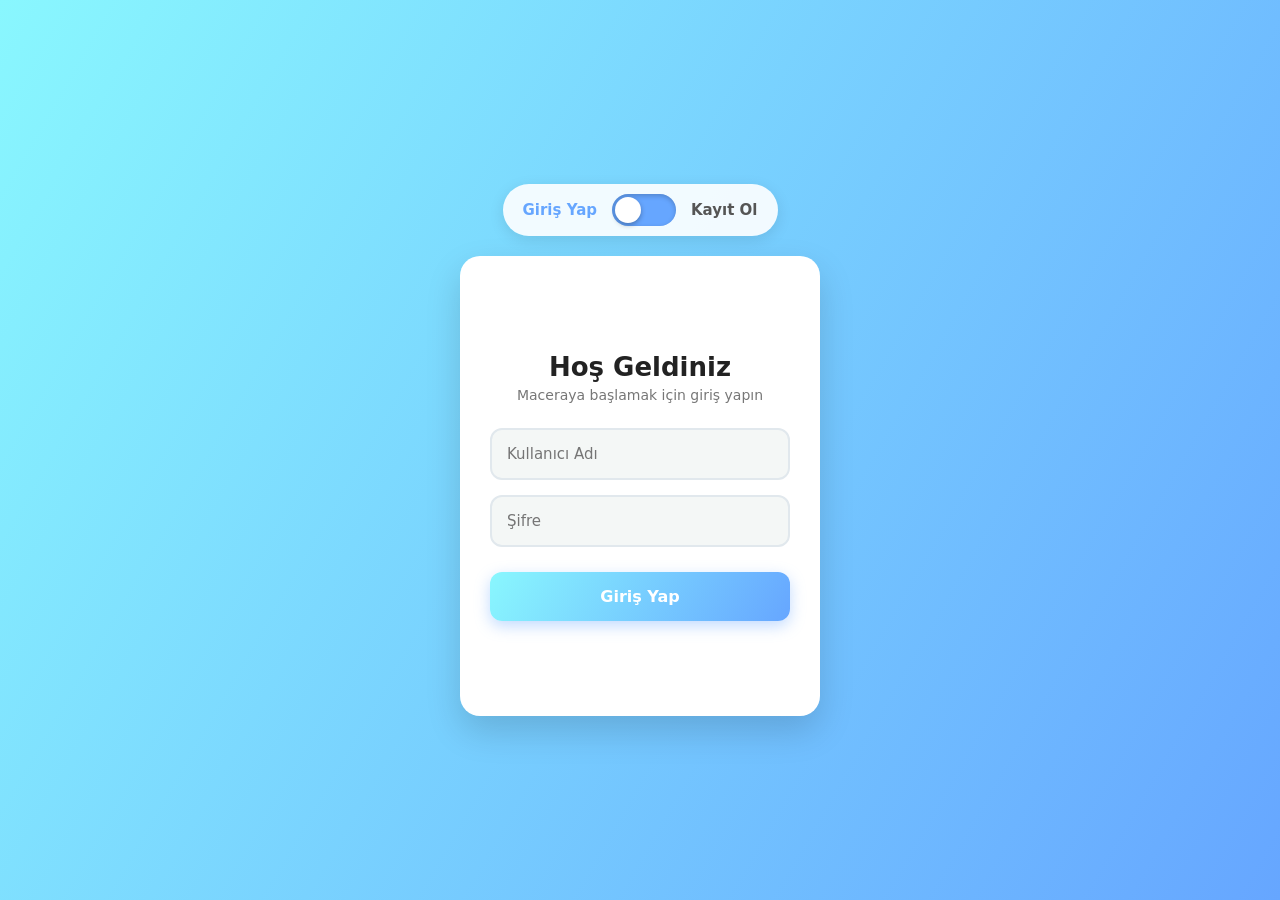
<file: index.html>
<!DOCTYPE html>
<html lang="tr">
<head>
    <meta charset="UTF-8">
    <meta name="viewport" content="width=device-width, initial-scale=1.0">
    <title>Bayrak Tahmin - Giriş</title>
    <link rel="stylesheet" href="style.css">
</head>
<body>
    <div id="toast-message" class="toast"></div>

    <div class="wrapper">
        <input type="checkbox" id="flip-toggle" class="toggle-checkbox">
        <div class="toggle-controls">
            <span class="toggle-text">Giriş Yap</span>
            <label for="flip-toggle" class="toggle-switch"></label>
            <span class="toggle-text">Kayıt Ol</span>
        </div>
        <div class="flip-card">
            <div class="flip-card__inner">
                <div class="flip-card__front card-face">
                    <h2>Hoş Geldiniz</h2>
                    <p class="subtitle">Maceraya başlamak için giriş yapın</p>
                    <form id="login-form">
                        <input type="text" id="login-username" class="theme-input" placeholder="Kullanıcı Adı" autocomplete="off" required>
                        <input type="password" id="login-password" class="theme-input" placeholder="Şifre" required>
                        <button type="button" id="login-btn" class="theme-btn">Giriş Yap</button>
                    </form>
                </div>
                <div class="flip-card__back card-face">
                    <h2>Kayıt Ol</h2>
                    <p class="subtitle">Aramıza katılın</p>
                    <form id="register-form">
                        <input type="text" id="reg-username" class="theme-input" placeholder="Kullanıcı Adı" autocomplete="off" required>
                        <input type="email" id="reg-email" class="theme-input" placeholder="E-Posta" autocomplete="email" required>
                        <input type="password" id="reg-password" class="theme-input" placeholder="Şifre" required>
                        <button type="button" id="reg-btn" class="theme-btn">Kayıt Ol</button>
                    </form>
                </div>
            </div>
        </div>
    </div>
    <script src="script.js"></script>
</body>
</html>
</file>
<file: style.css>
* {
    margin: 0;
    padding: 0;
    box-sizing: border-box;
    font-family: system-ui, -apple-system, BlinkMacSystemFont, "Segoe UI", Roboto, "Helvetica Neue", sans-serif;
}

body {
    min-height: 100vh;
    display: flex;
    justify-content: center;
    align-items: center;
    background: linear-gradient(120deg, #89f7fe 0%, #66a6ff 100%);
    color: #333;
    overflow-y: auto;
}

.wrapper {
    display: flex;
    flex-direction: column;
    align-items: center;
    gap: 20px;
    width: 100%;
    padding: 20px;
    box-sizing: border-box;
}

.hidden {
    display: none !important;
}

.text-center {
    text-align: center;
}

.toggle-checkbox {
    display: none;
}

.toggle-controls {
    display: flex;
    align-items: center;
    gap: 15px;
    background: rgba(255, 255, 255, 0.9);
    padding: 10px 20px;
    border-radius: 30px;
    box-shadow: 0 4px 15px rgba(0, 0, 0, 0.1);
}

.toggle-text {
    font-size: 15px;
    font-weight: 600;
    color: #555;
    transition: 0.3s;
}

.toggle-switch {
    position: relative;
    width: 64px;
    height: 32px;
    background: #66a6ff;
    border-radius: 32px;
    cursor: pointer;
    transition: background 0.4s;
    box-shadow: inset 0 2px 5px rgba(0, 0, 0, 0.2);
}

.toggle-switch::before {
    content: '';
    position: absolute;
    top: 3px;
    left: 3px;
    width: 26px;
    height: 26px;
    background: white;
    border-radius: 50%;
    transition: transform 0.4s cubic-bezier(0.68, -0.55, 0.265, 1.55);
    box-shadow: 0 2px 5px rgba(0, 0, 0, 0.3);
}

.toggle-checkbox:checked~.toggle-controls .toggle-switch {
    background: #ff758c;
}

.toggle-checkbox:checked~.toggle-controls .toggle-switch::before {
    transform: translateX(32px);
}

.toggle-checkbox:not(:checked)~.toggle-controls .toggle-text:first-of-type {
    color: #66a6ff;
}

.toggle-checkbox:checked~.toggle-controls .toggle-text:last-of-type {
    color: #ff758c;
}

.flip-card {
    perspective: 1000px;
    width: 360px;
    height: 460px;
}

.flip-card__inner {
    width: 100%;
    height: 100%;
    position: relative;
    transition: transform 0.8s cubic-bezier(0.4, 0, 0.2, 1);
    transform-style: preserve-3d;
}

.toggle-checkbox:checked~.flip-card .flip-card__inner {
    transform: rotateY(180deg);
}

.card-face {
    background: white;
    border-radius: 20px;
    padding: 40px 30px;
    box-shadow: 0 15px 35px rgba(0, 0, 0, 0.15);

}

.flip-card__front,
.flip-card__back {
    position: absolute;
    width: 100%;
    height: 100%;
    display: flex;
    flex-direction: column;
    align-items: center;
    justify-content: center;
    -webkit-backface-visibility: hidden;
    backface-visibility: hidden;
}

.flip-card__back {
    transform: rotateY(180deg);
}

h2 {
    font-size: 26px;
    font-weight: 700;
    color: #222;
    margin-bottom: 5px;
}

.subtitle {
    font-size: 14px;
    color: #777;
    margin-bottom: 25px;
    text-align: center;
}

form {
    width: 100%;
    display: flex;
    flex-direction: column;
    gap: 15px;
}

.theme-input {
    width: 100%;
    padding: 15px;
    background: #f4f7f6;
    border: 2px solid #e1e8ed;
    border-radius: 12px;
    color: #333;
    font-size: 15px;
    outline: none;
    transition: 0.3s;
}

.theme-input:focus {
    border-color: #66a6ff;
    background: white;
    box-shadow: 0 0 10px rgba(102, 166, 255, 0.2);
}

.theme-btn {
    width: 100%;
    padding: 15px;
    margin-top: 10px;
    background: linear-gradient(120deg, #89f7fe 0%, #66a6ff 100%);
    border: none;
    border-radius: 12px;
    color: white;
    font-size: 16px;
    font-weight: 600;
    cursor: pointer;
    transition: 0.3s;
    box-shadow: 0 5px 15px rgba(102, 166, 255, 0.4);
}

.skor-btn {
    width: 100%;
    padding: 15px;
    margin-top: 10px;
    background: linear-gradient(120deg, #30494b65 0%, #66a6ff 100%);
    border: none;
    border-radius: 12px;
    color: white;
    font-size: 16px;
    font-weight: 600;
    cursor: pointer;
    transition: 0.3s;
    box-shadow: 0 5px 15px rgba(102, 166, 255, 0.4);

}

.skor-btn:hover {
    transform: translateY(-2px);
    box-shadow: 0 8px 20px rgba(102, 166, 255, 0.5);
}

.theme-btn:hover {
    transform: translateY(-2px);
    box-shadow: 0 8px 20px rgba(102, 166, 255, 0.5);
}

.theme-btn:active {
    transform: translateY(0);
}

.disabled-btn {
    opacity: 0.5;
    cursor: not-allowed !important;
    pointer-events: none;
}

.skip-btn {
    background: #e2e8f0;
    color: #475569;
    margin-top: 5px;
    box-shadow: 0 5px 15px rgba(0, 0, 0, 0.05);
}

.skip-btn:hover {
    background: #cbd5e1;
    box-shadow: 0 8px 20px rgba(0, 0, 0, 0.1);
    transform: translateY(-2px);
}

.diff-buttons {
    display: flex;
    flex-direction: column;
    gap: 10px;
    margin-top: 15px;
}

.medium-btn {
    background: linear-gradient(120deg, #a18cd1 0%, #fbc2eb 100%);
    box-shadow: 0 5px 15px rgba(161, 140, 209, 0.4);
}

.hard-btn {
    background: linear-gradient(120deg, #ff9a9e 0%, #fecfef 100%);
    box-shadow: 0 5px 15px rgba(255, 154, 158, 0.4);
}

.user-bar {
    display: flex;
    justify-content: space-between;
    align-items: center;
    max-width: 450px;
    width: 100%;
    padding: 15px 25px;
    margin-bottom: 10px;
}

.diff-user-bar {
    display: flex;
    justify-content: space-between;
    align-items: center;
    width: 100%;
    padding: 10px 5px 15px 5px;
    margin-bottom: 5px;
    border-bottom: 2px solid #eee;
}

.diff-user-bar span {
    font-weight: 700;
    font-size: 15px;
    color: #444;
}

.user-bar-game {
    display: flex;
    justify-content: space-between;
    align-items: center;
    width: 100%;
    padding: 0 0 12px 0;
    margin-bottom: 10px;
    border-bottom: 2px solid #eee;
}

.user-bar-game span {
    font-weight: 700;
    font-size: 15px;
    color: #444;
}

.small-btn {
    padding: 8px 15px;
    margin: 0;
    width: auto;
    font-size: 14px;
    background: #ff758c;
    box-shadow: 0 5px 15px rgba(255, 117, 140, 0.4);
}

.game-header {
    display: flex;
    justify-content: space-between;
    font-weight: 700;
    color: #555;
    margin-bottom: 15px;
    border-bottom: 2px solid #eee;
    padding-bottom: 10px;
}

.flag-wrapper {
    width: 100%;
    height: 230px;
    border-radius: 12px;
    overflow: hidden;
    margin-bottom: 20px;
    box-shadow: 0 5px 15px rgba(0, 0, 0, 0.1);
    border: 1px solid #eee;
}

.flag-wrapper img {
    width: 100%;
    height: 100%;
    object-fit: cover;
}

.game-inputs {
    display: flex;
    flex-direction: column;
    gap: 10px;
}

.feedback-text {
    padding: 15px;
    border-radius: 12px;
    text-align: center;
    font-weight: 600;
    margin-bottom: 15px;
    line-height: 1.6;
}

.feedback-text.success {
    background: #d4edda;
    color: #155724;
    border: 1px solid #c3e6cb;
}

.feedback-text.error {
    background: #f8d7da;
    color: #721c24;
    border: 1px solid #f5c6cb;
}

.secondary-btn {
    background: #6c757d;
    box-shadow: 0 5px 15px rgba(108, 117, 125, 0.4);
}

.final-score-text {
    font-size: 20px;
    font-weight: 600;
    margin: 10px 0 20px 0;
    color: #444;
}

#final-score {
    color: #66a6ff;
    font-size: 32px;
    font-weight: 700;
}

.timer-container {
    display: flex;
    align-items: center;
    gap: 15px;
    margin-bottom: 15px;
}

.timer-bar {
    flex-grow: 1;
    height: 12px;
    background: #e1e8ed;
    border-radius: 10px;
    overflow: hidden;
    box-shadow: inset 0 2px 4px rgba(0, 0, 0, 0.1);
}

.timer-fill {
    height: 100%;
    width: 100%;
    border-radius: 10px;
    background: linear-gradient(120deg, #ff758c 0%, #ff7eb3 100%);
}

.timer-text {
    font-size: 18px;
    font-weight: 800;
    color: #ff758c;
    min-width: 40px;
    text-align: right;
}

.accordion-container {
    width: 100%;
    display: flex;
    flex-direction: column;
    gap: 10px;
    margin-bottom: 15px;
}

.accordion-btn {
    background: #f4f7f6;
    color: #555;
    border: 2px solid #e1e8ed;
    border-radius: 10px;
    padding: 12px 15px;
    font-weight: 700;
    font-size: 14px;
    cursor: pointer;
    text-align: left;
    transition: 0.3s;
    display: flex;
    justify-content: space-between;
    outline: none;
}

.accordion-btn:hover {
    background: #e9ecef;
}

.accordion-btn.active {
    background: #66a6ff;
    color: white;
    border-color: #66a6ff;
}

.accordion-content {
    max-height: 0;
    overflow: hidden;
    transition: max-height 0.4s ease-out;
    background: white;
    border-radius: 0 0 10px 10px;
}

.accordion-content.show {
    max-height: 400px;
    overflow-y: auto;
    border: 1px solid #e1e8ed;
    border-top: none;
    margin-top: -10px;
    padding: 15px 10px 10px 10px;
}

table {
    width: 100%;
    border-collapse: collapse;
    font-size: 13px;
    text-align: left;
}

th {
    color: #66a6ff;
    font-weight: 700;
    padding: 8px 5px;
    border-bottom: 2px solid #e1e8ed;
}

td {
    padding: 8px 5px;
    border-bottom: 1px solid #eee;
    color: #444;
    font-weight: 600;
}

tr:last-child td {
    border-bottom: none;
}

.toast {
    position: fixed;
    top: -100px;
    left: 50%;
    transform: translateX(-50%);
    background: white;
    color: #333;
    padding: 15px 30px;
    border-radius: 12px;
    font-weight: 600;
    font-size: 15px;
    box-shadow: 0 10px 30px rgba(0, 0, 0, 0.15);
    z-index: 9999;
    transition: all 0.4s cubic-bezier(0.68, -0.55, 0.265, 1.55);
    border-left: 5px solid #66a6ff;
    pointer-events: none;
}

.toast.show {
    top: 30px;
}

.card-face {
    max-width: 450px;
    width: 100%;
}

@media (max-width: 480px) {
    .wrapper {
        padding: 12px;
        gap: 12px;
    }

    .card-face {
        padding: 25px 18px;
    }

    .flag-wrapper {
        height: 180px;
    }
}
</file>
